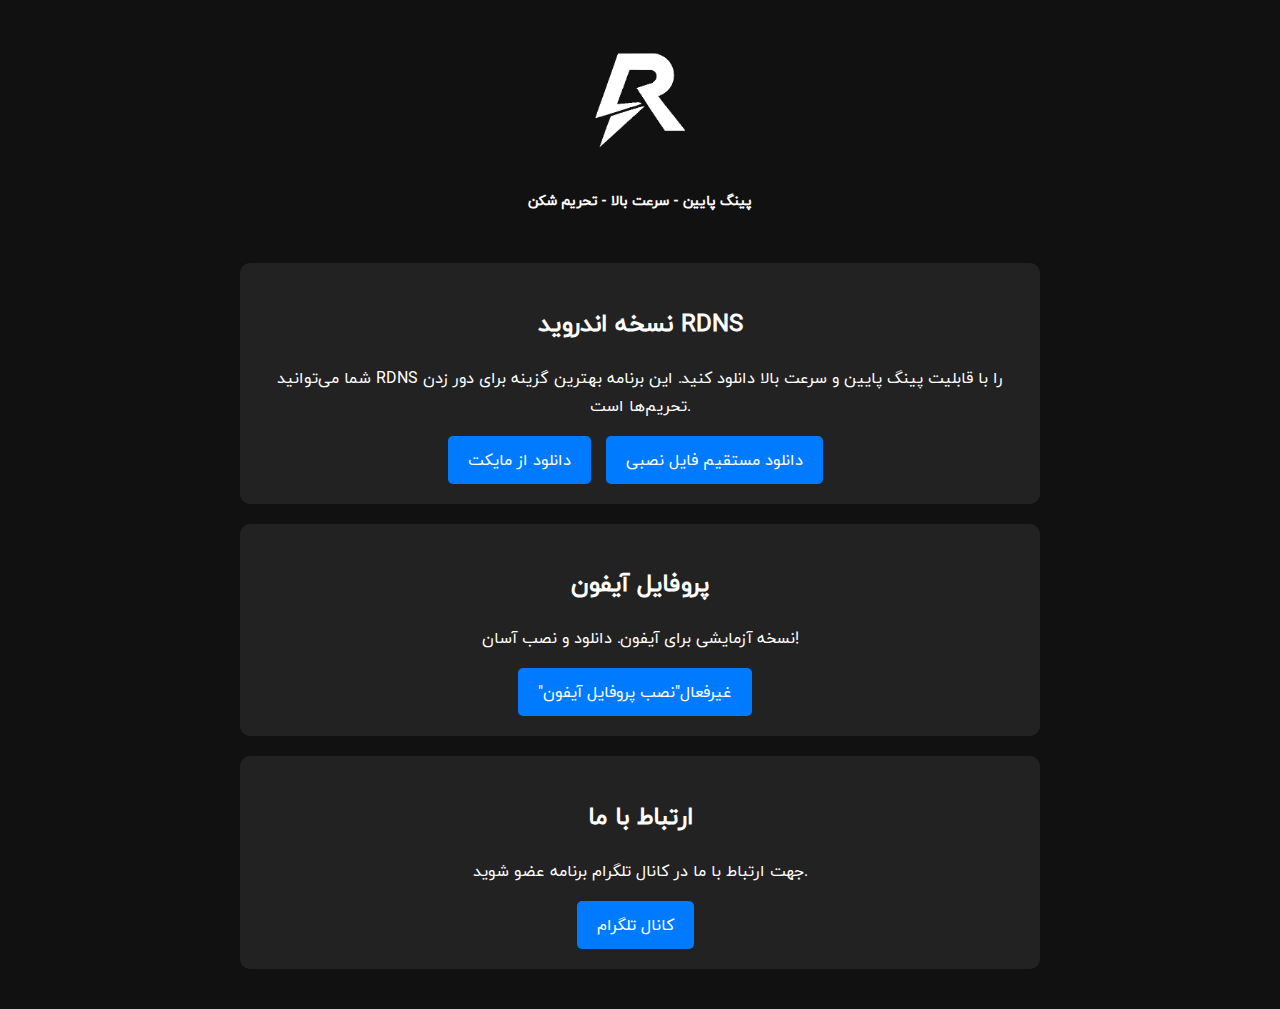
<file: index.html>
<!DOCTYPE html>
<html lang="fa">
<head>
    <meta charset="UTF-8">
    <meta name="viewport" content="width=device-width, initial-scale=1.0">
    
    <title>RDNS - دانلود برنامه تحریم شکن با پینگ پایین و سرعت بالا برای اندروید و iOS</title>
    
    <meta name="description" content="دانلود RDNS - برنامه تحریم شکن با پینگ پایین و سرعت بالا برای اندروید و iOS. نصب آسان و محیط کاربری زیبا.">
    
    <meta name="keywords" content="RDNS, دانلود RDNS, تحریم شکن, پینگ پایین, برنامه اندروید, برنامه آیفون, دی ان اس, ار دی ان اس">
    
    <meta name="robots" content="index, follow">
    
    <meta property="og:title" content="RDNS - دانلود برنامه تحریم شکن با پینگ پایین و سرعت بالا">
    <meta property="og:description" content="دانلود RDNS - پینگ پایین و سرعت بالا. نصب آسان برای کاربران اندروید و آیفون.">
    <meta property="og:image" content="https://github.com/echatai/razan/blob/main/logo.png?raw=true"> <!-- Replace with your live URL -->
    <meta property="og:url" content="https://echatai.github.io/razan/">
    <meta property="og:type" content="website">

    <link rel="icon" href="logo.png" type="image/png">
    
    <link rel="stylesheet" href="style.css">
</head>
<body>

<header>
    <img src="logo.png" alt="لوگوی اپلیکیشن RDNS" width="150">
    <h1 style="font-size: 14px;">پینگ پایین - سرعت بالا - تحریم شکن</h1>
</header>

<div class="container">
    <div class="introducing-box">
        <h2>نسخه اندروید RDNS</h2>
        <p>شما می‌توانید RDNS را با قابلیت پینگ پایین و سرعت بالا دانلود کنید. این برنامه بهترین گزینه برای دور زدن تحریم‌ها است.</p>
        <a href="https://myket.ir/app/come.razan.rdns" class="button" target="_blank">دانلود از مایکت</a>
        <a href="rdns.apk" class="button" download>دانلود مستقیم فایل نصبی</a>
    </div>

    <div class="introducing-box">
        <h2>پروفایل آیفون</h2>
        <p>نسخه آزمایشی برای آیفون. دانلود و نصب آسان!</p>
        <a href="" class="button" download>"غیرفعال"نصب پروفایل آیفون</a>
    </div>
    
    <div class="introducing-box">
        <h2>ارتباط با ما</h2>
        <p>جهت ارتباط با ما در کانال تلگرام برنامه عضو شوید.</p>
        <a href="https://t.me/RDNS_TM" class="button" target="_blank">کانال تلگرام</a>
    </div>
</div>

</body>
</html>
</file>
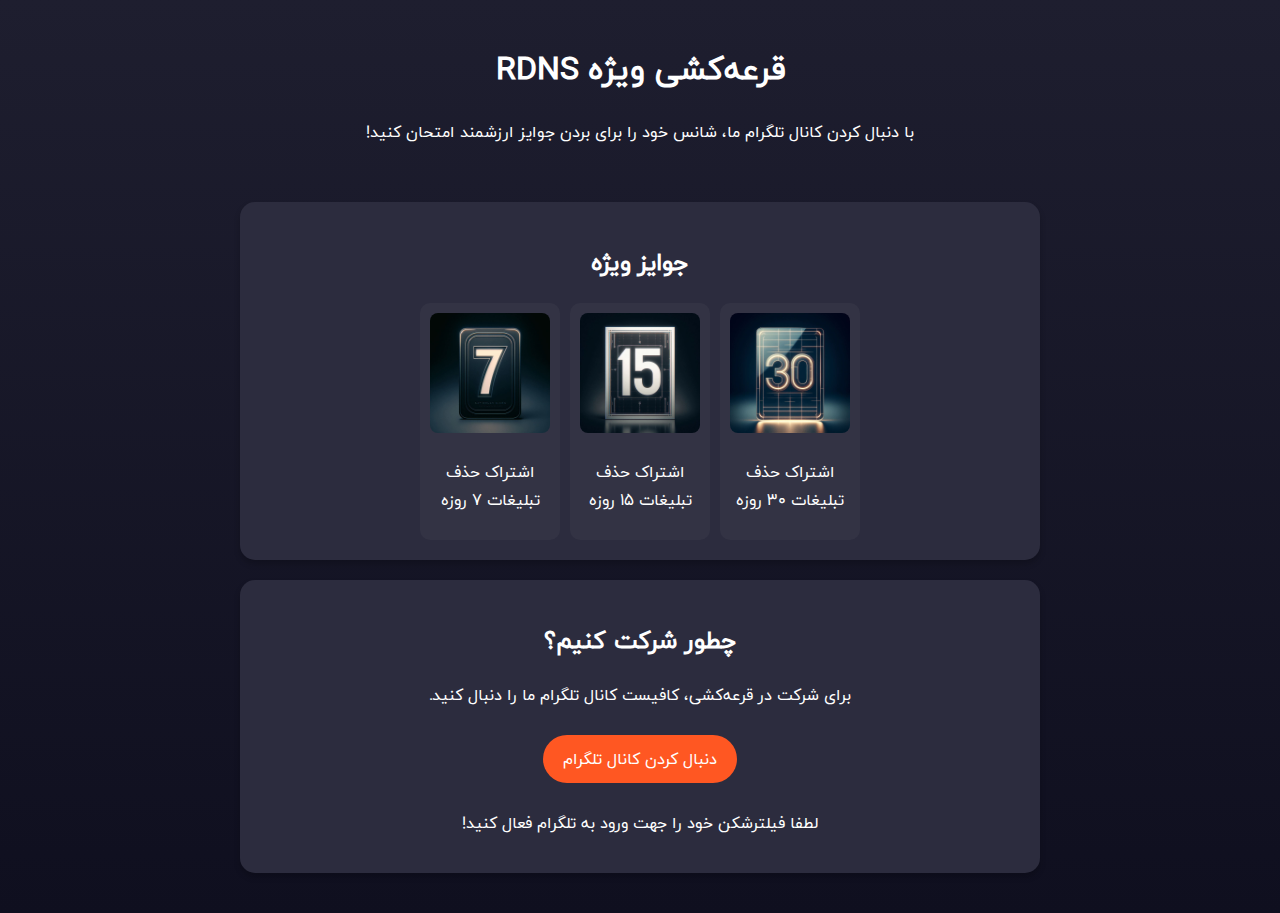
<file: Prize.html>
<!DOCTYPE html>
<html lang="fa" dir="rtl">
<head>
    <meta charset="UTF-8">
    <meta name="viewport" content="width=device-width, initial-scale=1.0">
    <title>قرعه‌کشی RDNS</title>
    <style>
        @font-face {
            font-family: 'Yekan';
            src: url("iranyekanweb.ttf") format('truetype');
        }

        body, h1, h2, p, .button {
            font-family: 'Yekan', Arial, sans-serif;
            text-align: center;
        }

        body {
            background: linear-gradient(to bottom, #1e1e2f, #0f0f1f);
            color: #FFFFFF;
            margin: 0;
            padding: 0;
        }

        header {
            text-align: center;
            padding: 20px 10px;
        }

        .container {
            max-width: 800px;
            margin: 0 auto;
            padding: 20px;
        }

        .card {
            background-color: #2c2c3e;
            padding: 20px;
            margin-bottom: 20px;
            border-radius: 15px;
            box-shadow: 0 4px 6px rgba(0, 0, 0, 0.2);
            transition: transform 0.3s ease, box-shadow 0.3s ease;
        }

        .card:hover {
            transform: translateY(-5px);
            box-shadow: 0 6px 12px rgba(0, 0, 0, 0.3);
        }

        .button {
            display: inline-block;
            padding: 10px 20px;
            background-color: #FF5722;
            color: #FFFFFF;
            text-decoration: none;
            text-align: center;
            font-family: Yekan, sans-serif;
            border: none;
            border-radius: 25px;
            margin: 10px auto;
            cursor: pointer;
            transition: background-color 0.3s ease;
        }

        .button:hover {
            background-color: #E64A19;
        }

        .prizes {
            display: flex;
            justify-content: center;
            gap: 10px;
            flex-wrap: wrap;
        }

        .prize-item {
            background: #333344;
            border-radius: 10px;
            padding: 10px;
            width: 120px;
            text-align: center;
        }

        .prize-item img {
            max-width: 100%;
            border-radius: 8px;
            height: auto;
        }

        /* Media query for responsive design */
        @media screen and (max-width: 768px) {
            body {
                font-size: 90%;
            }

            header {
                padding: 10px 5px;
            }

            .container {
                padding: 15px;
            }

            .prizes {
                flex-direction: column;
                align-items: center;
            }

            .prize-item {
                width: 80%;
            }

            .button {
                padding: 15px 25px;
                font-size: 16px;
            }
        }

        @media screen and (max-width: 480px) {
            h1 {
                font-size: 1.5rem;
            }

            .card {
                padding: 15px;
            }

            .prizes {
                flex-direction: column;
                align-items: center;
            }

            .prize-item {
                width: 80%;
                margin-bottom: 10px;
            }

            .button {
                width: 80%;
                font-size: 14px;
                padding: 10px 15px;
            }
        }
    </style>
</head>
<body>
    <header>
        <h1>قرعه‌کشی ویژه RDNS</h1>
        <p>با دنبال کردن کانال تلگرام ما، شانس خود را برای بردن جوایز ارزشمند امتحان کنید!</p>
    </header>

    <div class="container">
        <div class="card">
            <h2>جوایز ویژه</h2>
            <div class="prizes">
                <div class="prize-item">
                    <img src="30.jpg" alt="نفر اول">
                    <p>اشتراک حذف تبلیغات 30 روزه</p>
                </div>
                <div class="prize-item">
                    <img src="15.jpg" alt="نفر دوم">
                    <p>اشتراک حذف تبلیغات 15 روزه</p>
                </div>
                <div class="prize-item">
                    <img src="7.jpg" alt="نفر سوم">
                    <p>اشتراک حذف تبلیغات 7 روزه</p>
                </div>
            </div>
        </div>

        <div class="card">
            <h2>چطور شرکت کنیم؟</h2>
            <p>برای شرکت در قرعه‌کشی، کافیست کانال تلگرام ما را دنبال کنید.</p>
            <a href="https://t.me/RDNS_TM" class="button">دنبال کردن کانال تلگرام</a>
            <p>لطفا فیلترشکن خود را جهت ورود به تلگرام فعال کنید!</p>
        </div>
    </div>
</body>
</html>
</file>
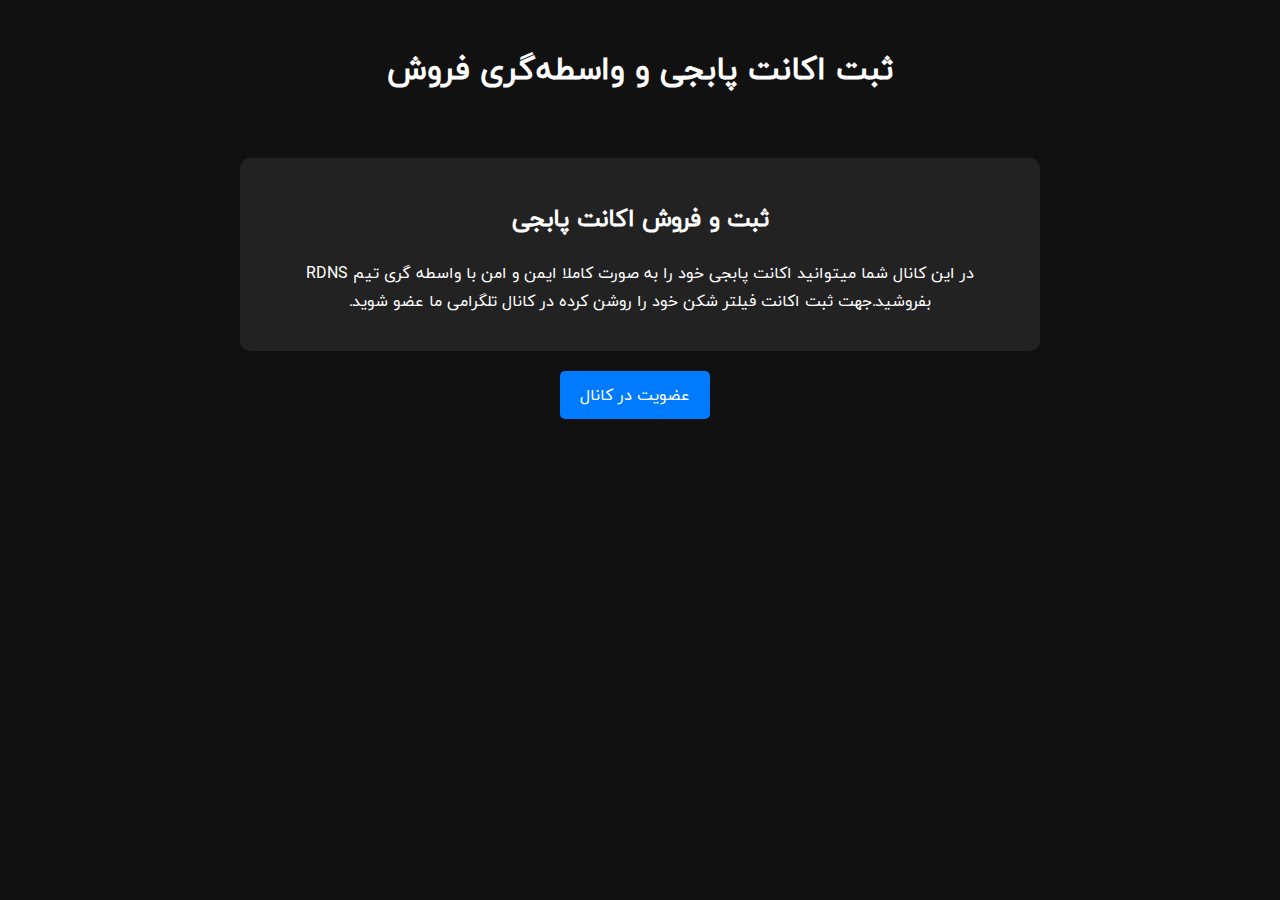
<file: sellPubg.html>
<!DOCTYPE html>
<html lang="fa" dir="rtl">
<head>
    <meta charset="UTF-8">
    <meta name="viewport" content="width=device-width, initial-scale=1.0">
    <title>کانال ثبت اکانت پابجی</title>
    <style>
        @font-face {
            font-family: 'Yekan';
            src: url("iranyekanweb.ttf") format('truetype');
        }
        
        body, h1, h2, p, .button {
            font-family: 'Yekan', Arial, sans-serif;
            text-align: center;
        }
        
        body {
            background-color: #111111;
            color: #FFFFFF;
            margin: 0;
            padding: 0;
        }
        
        header {
            text-align: center;
            padding: 20px 0;
        }
        
        .container {
            max-width: 800px;
            margin: 0 auto;
            padding: 20px;
        }
        
        .introducing-box {
            background-color: #222222;
            padding: 20px;
            margin-bottom: 20px;
            border-radius: 10px;
        }
        
        .button {
            display: inline-block;
            padding: 10px 20px;
            background-color: #007bff;
            color: #FFFFFF;
            text-decoration: none;
            text-align: center;
            font-family: Yekan, sans-serif;
            border: none;
            border-radius: 5px;
            margin-right: 10px;
            cursor: pointer;
        }
        
        .button:hover {
            background-color: #0056b3;
        }

        /* Media query for responsive design */
        @media screen and (max-width: 600px) {
            .container {
                padding: 10px;
            }
            .button {
                display: block;
                margin-bottom: 10px;
            }
        }
    </style>
</head>
<body>
    <header>
        <h1>ثبت اکانت پابجی و واسطه‌گری فروش</h1>
    </header>

    <div class="container">
        <div class="introducing-box">
            <h2>ثبت و فروش اکانت پابجی</h2>
            <p>
               
           در این کانال شما میتوانید اکانت پابجی خود را به صورت کاملا ایمن و امن با واسطه گری تیم RDNS بفروشید.جهت ثبت اکانت فیلتر شکن خود را روشن کرده در کانال تلگرامی ما عضو شوید.
            </p>
        </div>

        <a href="https://t.me/rdns_shop" class="button">عضویت در کانال</a>
    </div>
</body>
</html>
</file>
<file: style.css>
@font-face {
    font-family: 'Yekan';
    src: url("iranyekanweb.ttf") format('truetype');
    /* You may include other font formats (e.g., woff, woff2) for better browser compatibility */
}

body, h1, h2, p, .button {
    font-family: 'Yekan', Arial, sans-serif;
    text-align: center;
}

body {
    font-family: 'Yekan', Arial, sans-serif;
    background-color: #111111;
    color: #FFFFFF;
    margin: 0;
    padding: 0;
}

header {
    text-align: center;
    padding: 20px 0;
    
}

.container {
    max-width: 800px;
    margin: 0 auto;
    padding: 20px;
}

.introducing-box {
    background-color: #222222;
    padding: 20px;
    margin-bottom: 20px;
    border-radius: 10px;
}

.button {
    display: inline-block;
    padding: 10px 20px;
    background-color: #007bff;
    color: #FFFFFF;
    text-decoration: none;
    text-align: center;
    font-family: Yekan, sans-serif;
    border: none;
    border-radius: 5px;
    margin-right: 10px;
    cursor: pointer;
}

.button:hover {
    background-color: #0056b3;
}

/* Media query for responsive design */
@media screen and (max-width: 600px) {
    .container {
        padding: 10px;
    }
    .button {
        display: block;
        margin-bottom: 10px;
    }
}
</file>
